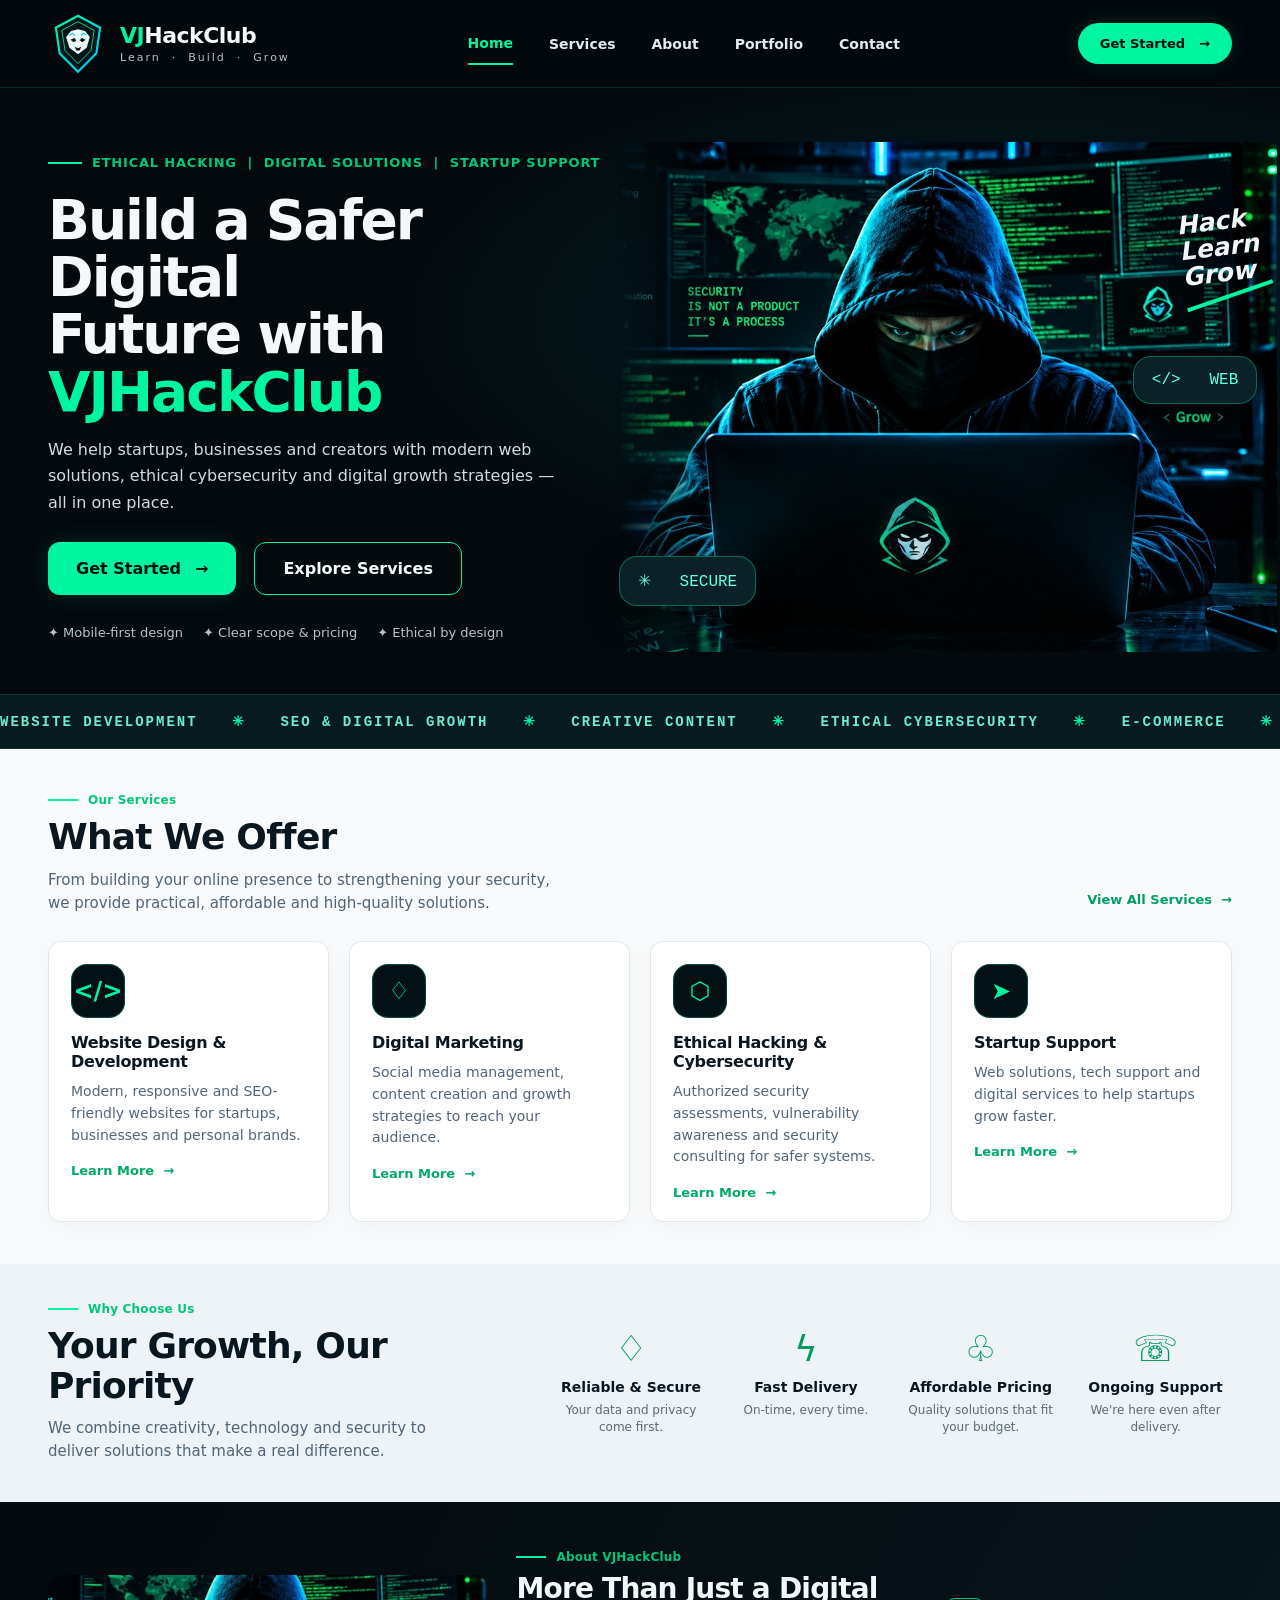
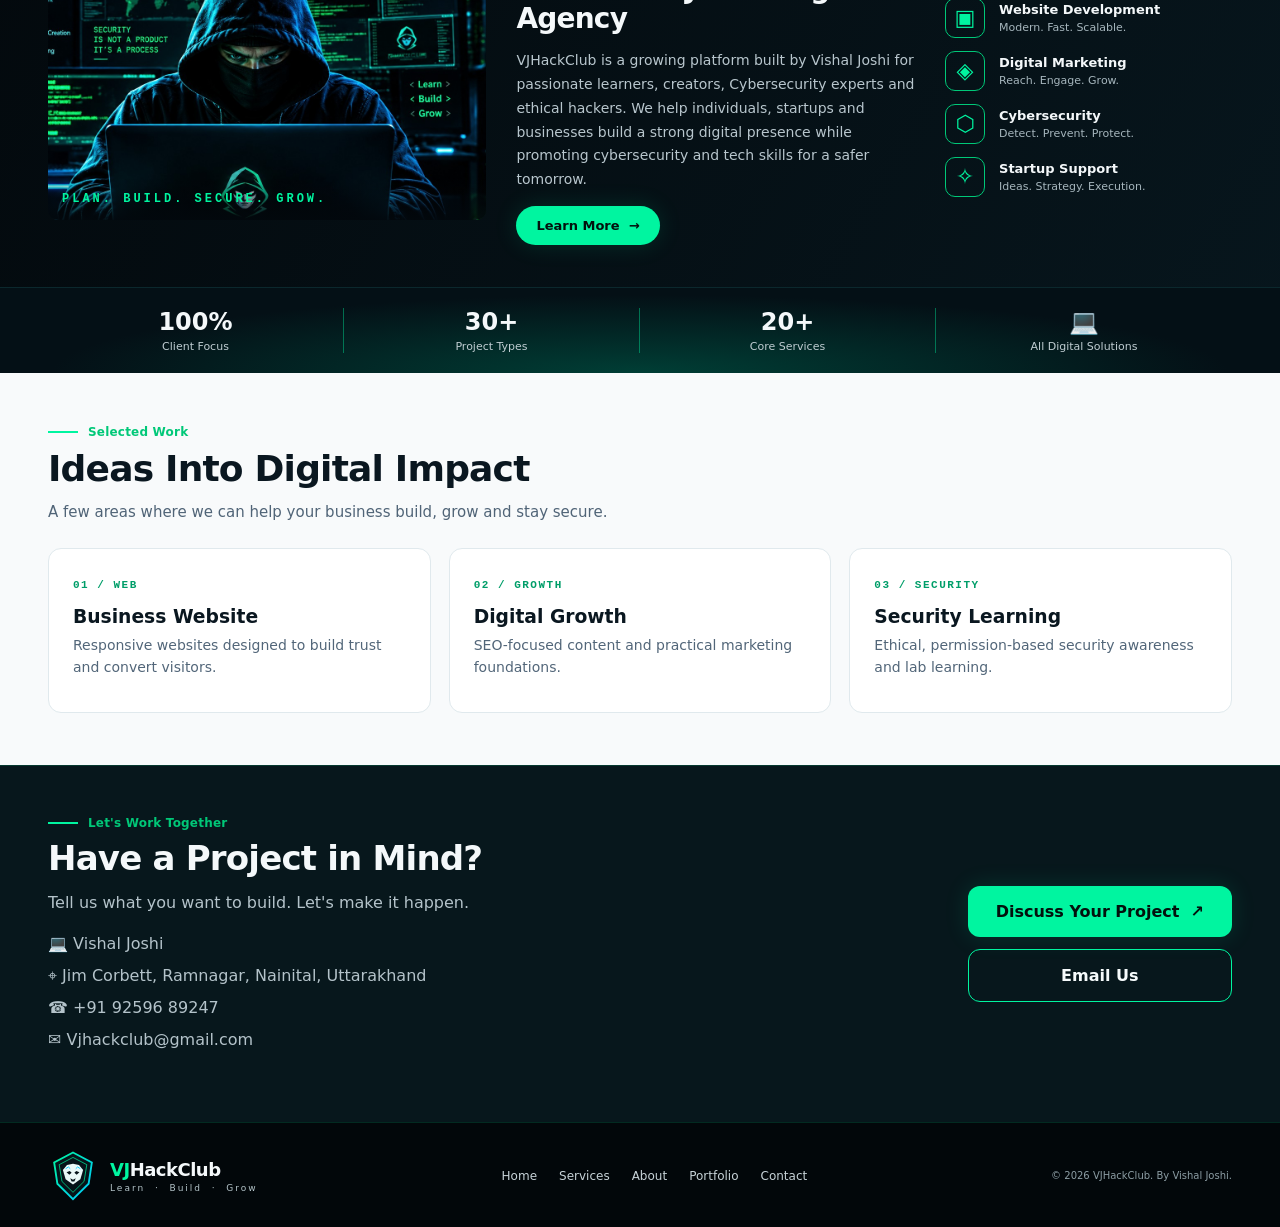
<file: index.html>
<!doctype html>
<html lang="en">
<head>
  <meta charset="utf-8"><meta name="viewport" content="width=device-width,initial-scale=1">
  <meta name="theme-color" content="#03090d"><meta name="description" content="VJHackClub builds modern websites, e-commerce experiences, digital growth strategies and ethical cybersecurity skills.">
  <title>VJHackClub | Build a Safer Digital Future</title>
  <link rel="icon" href="assets/favicon.svg" type="image/svg+xml"><link rel="stylesheet" href="style.css">
</head>
<body>
<header class="site-header"><div class="nav-wrap">
  <a class="brand" href="#home" aria-label="VJHackClub home"><img src="assets/logo.svg" alt="VJHackClub masked hacker logo"><span class="brand-copy"><strong><span>VJ</span>HackClub</strong><small>Learn&nbsp; · &nbsp;Build&nbsp; · &nbsp;Grow</small></span></a>
  <button class="menu-toggle" aria-label="Open navigation" aria-expanded="false">☰</button>
  <nav class="nav-links"><a class="active" href="#home">Home</a><a href="#services">Services</a><a href="#about">About</a><a href="#portfolio">Portfolio</a><a href="#contact">Contact</a></nav>
  <a class="button button-small nav-cta" href="#contact">Get Started <span>→</span></a>
</div></header>
<main>
<section class="hero" id="home"><div class="hero-backdrop"></div><div class="hero-inner">
  <div class="hero-copy"><p class="eyebrow"><span></span> ETHICAL HACKING&nbsp; | &nbsp;DIGITAL SOLUTIONS&nbsp; | &nbsp;STARTUP SUPPORT</p>
  <h1>Build a Safer Digital<br>Future with<br><em>VJHackClub</em></h1>
  <p class="hero-description">We help startups, businesses and creators with modern web solutions, ethical cybersecurity and digital growth strategies — all in one place.</p>
  <div class="hero-actions"><a class="button" href="#contact">Get Started <span>→</span></a><a class="button button-outline" href="#services">Explore Services</a></div>
  <div class="hero-proof"><span>✦ Mobile-first design</span><span>✦ Clear scope & pricing</span><span>✦ Ethical by design</span></div></div>
  <div class="hero-art"><img src="hero-hacker.jpg" alt="Hooded masked hacker working on a laptop"><div class="art-glow"></div><div class="floating-tag tag-web">&lt;/&gt; &nbsp; WEB</div><div class="floating-tag tag-sec">✳ &nbsp; SECURE</div><div class="hero-stamp">Hack<br>Learn<br>Grow<span></span></div></div>
</div><div class="ticker"><div>WEBSITE DEVELOPMENT <b>✳</b> SEO &amp; DIGITAL GROWTH <b>✳</b> CREATIVE CONTENT <b>✳</b> ETHICAL CYBERSECURITY <b>✳</b> E-COMMERCE <b>✳</b></div></div></section>
<section class="services section-light" id="services"><div class="section-wrap"><div class="section-heading"><div><p class="section-kicker"><span></span> Our Services</p><h2>What We Offer</h2><p class="section-intro">From building your online presence to strengthening your security,<br class="desktop-only"> we provide practical, affordable and high-quality solutions.</p></div><a class="text-link" href="#contact">View All Services&nbsp; →</a></div>
<div class="service-grid">
<article class="service-card"><div class="service-icon">&lt;/&gt;</div><h3>Website Design &amp; Development</h3><p>Modern, responsive and SEO-friendly websites for startups, businesses and personal brands.</p><a href="#contact">Learn More&nbsp; →</a></article>
<article class="service-card"><div class="service-icon">♢</div><h3>Digital Marketing</h3><p>Social media management, content creation and growth strategies to reach your audience.</p><a href="#contact">Learn More&nbsp; →</a></article>
<article class="service-card"><div class="service-icon">⬡</div><h3>Ethical Hacking &amp; Cybersecurity</h3><p>Authorized security assessments, vulnerability awareness and security consulting for safer systems.</p><a href="#contact">Learn More&nbsp; →</a></article>
<article class="service-card"><div class="service-icon">➤</div><h3>Startup Support</h3><p>Web solutions, tech support and digital services to help startups grow faster.</p><a href="#contact">Learn More&nbsp; →</a></article>
</div></div></section>
<section class="why section-pale"><div class="section-wrap why-layout"><div><p class="section-kicker"><span></span> Why Choose Us</p><h2>Your Growth, Our Priority</h2><p class="section-intro">We combine creativity, technology and security to deliver solutions that make a real difference.</p></div><div class="benefits"><article><span>♢</span><h3>Reliable &amp; Secure</h3><p>Your data and privacy come first.</p></article><article><span>ϟ</span><h3>Fast Delivery</h3><p>On-time, every time.</p></article><article><span>♧</span><h3>Affordable Pricing</h3><p>Quality solutions that fit your budget.</p></article><article><span>☏</span><h3>Ongoing Support</h3><p>We're here even after delivery.</p></article></div></div></section>
<section class="about" id="about"><div class="section-wrap about-layout"><div class="about-image"><img src="hero-hacker.jpg" alt="Cybersecurity workspace with glowing code"><div class="image-caption">PLAN. BUILD. SECURE. GROW.</div></div><div class="about-copy"><p class="section-kicker"><span></span> About VJHackClub</p><h2>More Than Just a Digital Agency</h2><p>VJHackClub is a growing platform built by Vishal Joshi for passionate learners, creators, Cybersecurity experts and ethical hackers. We help individuals, startups and businesses build a strong digital presence while promoting cybersecurity and tech skills for a safer tomorrow.</p><a class="button" href="#contact">Learn More&nbsp; →</a></div><div class="about-services"><p><b>▣</b><span><strong>Website Development</strong><small>Modern. Fast. Scalable.</small></span></p><p><b>◈</b><span><strong>Digital Marketing</strong><small>Reach. Engage. Grow.</small></span></p><p><b>⬡</b><span><strong>Cybersecurity</strong><small>Detect. Prevent. Protect.</small></span></p><p><b>✧</b><span><strong>Startup Support</strong><small>Ideas. Strategy. Execution.</small></span></p></div></div><div class="stats"><div><strong>100%</strong><span>Client Focus</span></div><div><strong>30+</strong><span>Project Types</span></div><div><strong>20+</strong><span>Core Services</span></div><div><strong>💻</strong><span>All Digital Solutions</span></div></div></section>
<section class="portfolio section-light" id="portfolio"><div class="section-wrap"><p class="section-kicker"><span></span> Selected Work</p><h2>Ideas Into Digital Impact</h2><p class="section-intro">A few areas where we can help your business build, grow and stay secure.</p><div class="portfolio-grid"><article><span>01 / WEB</span><h3>Business Website</h3><p>Responsive websites designed to build trust and convert visitors.</p></article><article><span>02 / GROWTH</span><h3>Digital Growth</h3><p>SEO-focused content and practical marketing foundations.</p></article><article><span>03 / SECURITY</span><h3>Security Learning</h3><p>Ethical, permission-based security awareness and lab learning.</p></article></div></div></section>
<section class="contact" id="contact"><div class="section-wrap contact-layout"><div><p class="section-kicker"><span></span> Let's Work Together</p><h2>Have a Project in Mind?</h2><p>Tell us what you want to build. Let's make it happen.</p><p class="contact-meta">💻 Vishal Joshi<br>⌖ Jim Corbett, Ramnagar, Nainital, Uttarakhand<br>☎ +91 92596 89247<br>✉ Vjhackclub@gmail.com</p></div><div class="contact-actions"><a class="button" href="https://wa.me/919259689247?text=Hello%20VJHackClub%2C%20I%20want%20to%20discuss%20a%20project.">Discuss Your Project&nbsp; ↗</a><a class="button button-outline" href="mailto:Vjhackclub@gmail.com">Email Us</a></div></div></section>
</main>
<footer class="footer"><div class="section-wrap footer-inner"><a class="brand footer-brand" href="#home"><img src="assets/logo.svg" alt="VJHackClub logo"><span class="brand-copy"><strong><span>VJ</span>HackClub</strong><small>Learn&nbsp; · &nbsp;Build&nbsp; · &nbsp;Grow</small></span></a><nav><a href="#home">Home</a><a href="#services">Services</a><a href="#about">About</a><a href="#portfolio">Portfolio</a><a href="#contact">Contact</a></nav><p>© <span id="year">2026</span> VJHackClub. By Vishal Joshi.</p></div></footer>
<script src="script.js"></script></body></html>
</file>
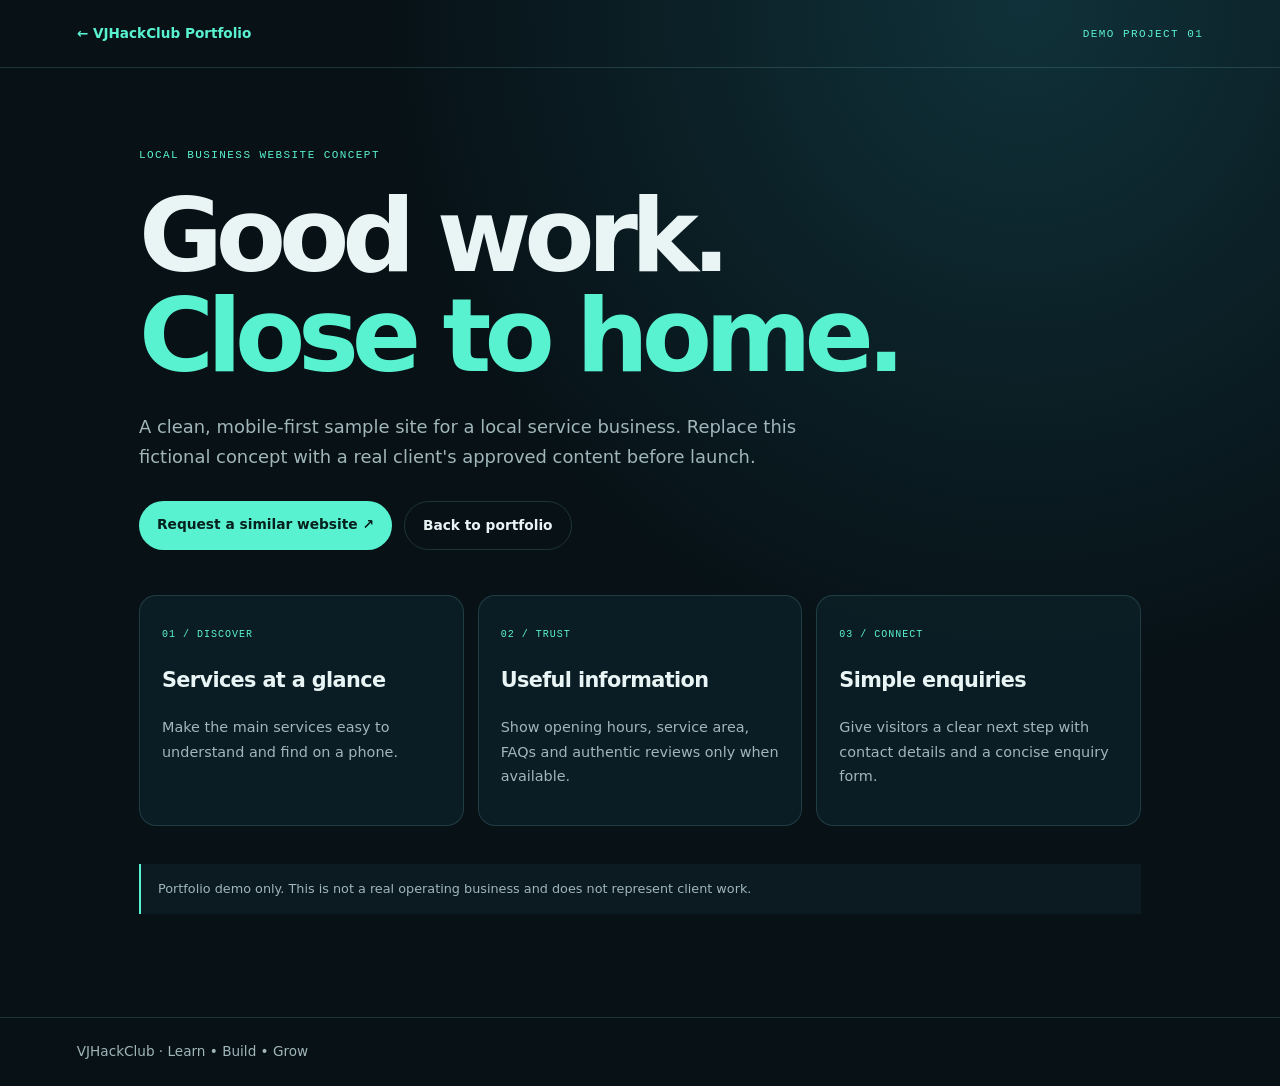
<file: business-website-demo.html>
<!doctype html><html lang="en-IN"><head><meta charset="utf-8"><meta name="viewport" content="width=device-width,initial-scale=1"><title>Local Business Website Demo | VJHackClub</title><meta name="description" content="A sample responsive local business website concept created by VJHackClub for portfolio demonstration."><meta name="robots" content="index,follow"><link rel="canonical" href="https://vishaljoshi230399.github.io/vjhackclub/projects/business-website-demo.html"><link rel="stylesheet" href="demo.css"></head><body><header><a href="../index.html">← VJHackClub Portfolio</a><span>DEMO PROJECT 01</span></header><main><p class="tag">LOCAL BUSINESS WEBSITE CONCEPT</p><h1>Good work.<br><em>Close to home.</em></h1><p class="lead">A clean, mobile-first sample site for a local service business. Replace this fictional concept with a real client's approved content before launch.</p><div class="actions"><a href="../index.html#contact">Request a similar website ↗</a><a class="secondary" href="../index.html#portfolio">Back to portfolio</a></div><section class="demo-cards"><article><b>01 / DISCOVER</b><h2>Services at a glance</h2><p>Make the main services easy to understand and find on a phone.</p></article><article><b>02 / TRUST</b><h2>Useful information</h2><p>Show opening hours, service area, FAQs and authentic reviews only when available.</p></article><article><b>03 / CONNECT</b><h2>Simple enquiries</h2><p>Give visitors a clear next step with contact details and a concise enquiry form.</p></article></section><p class="disclaimer">Portfolio demo only. This is not a real operating business and does not represent client work.</p></main><footer>VJHackClub · Learn • Build • Grow</footer></body></html>
</file>
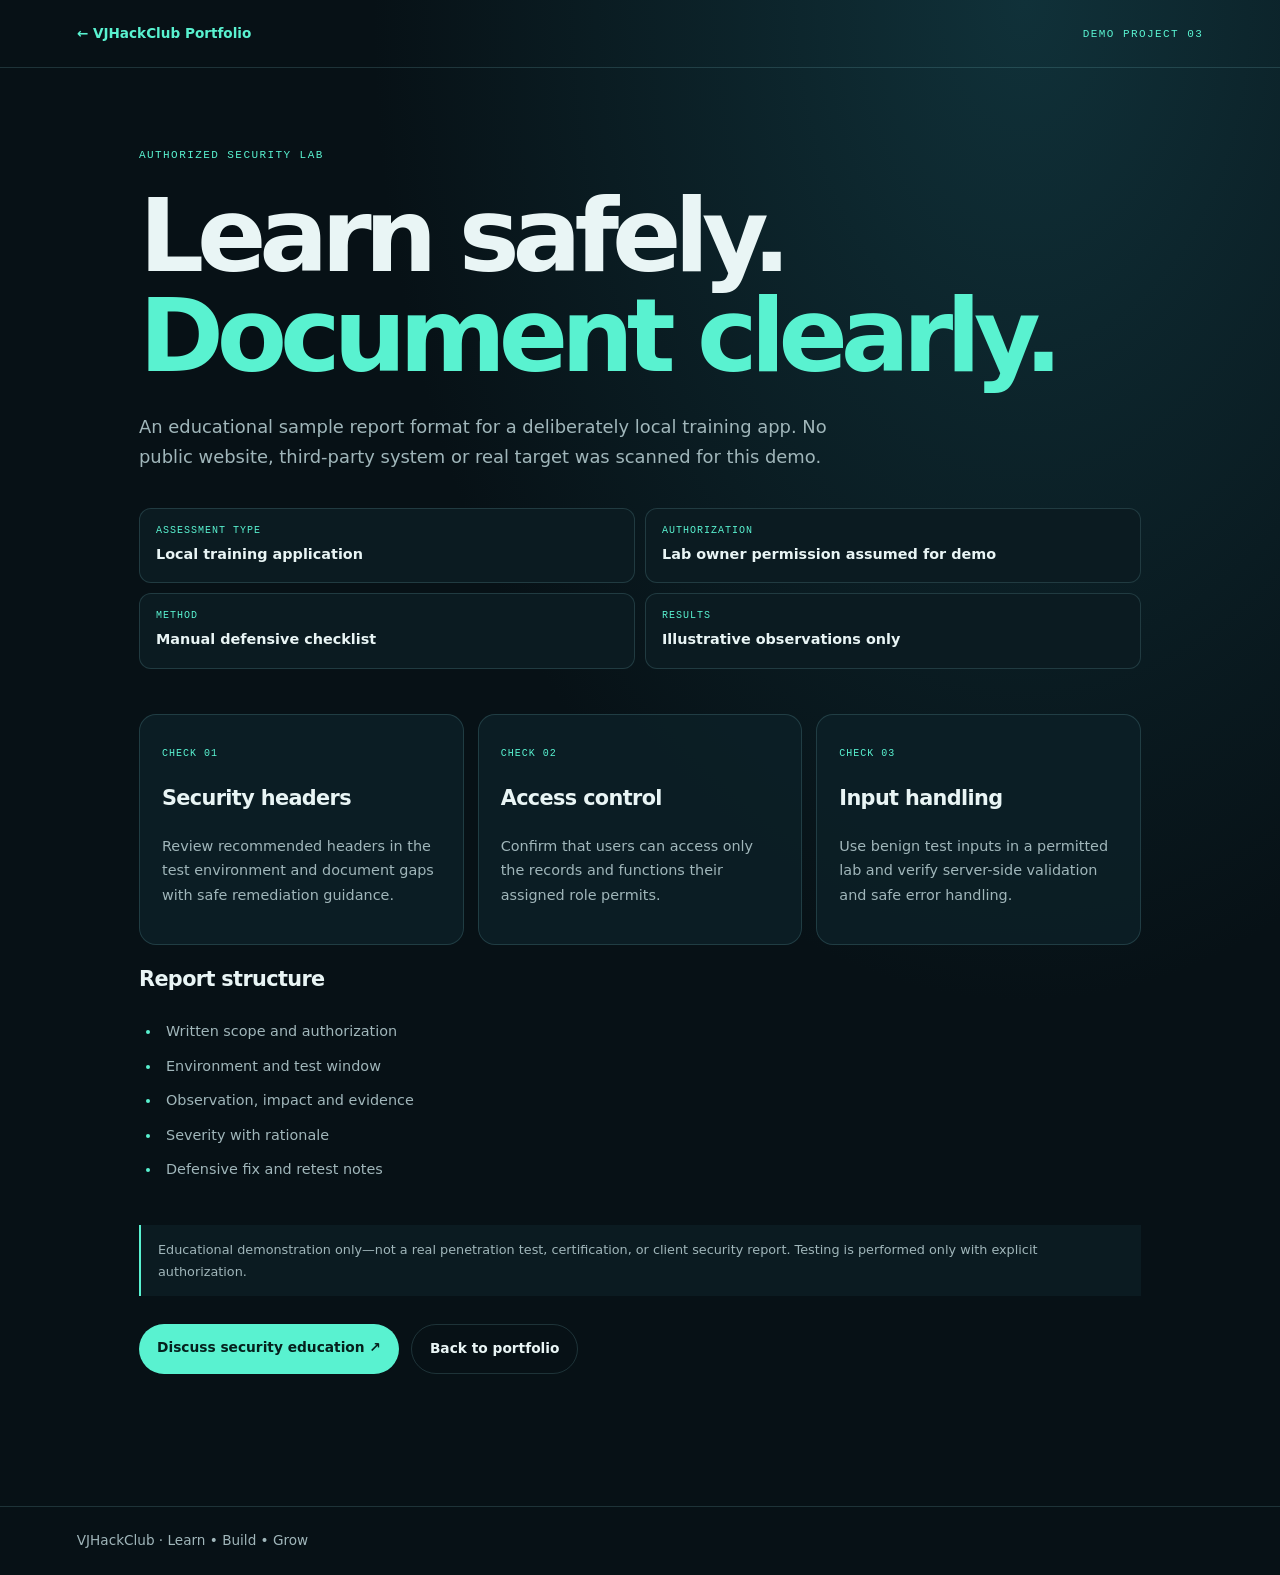
<file: security-lab-demo.html>
<!doctype html><html lang="en-IN"><head><meta charset="utf-8"><meta name="viewport" content="width=device-width,initial-scale=1"><title>Authorized Security Lab Demo | VJHackClub</title><meta name="description" content="Educational sample security assessment report showing scope, safe observations and defensive recommendations."><meta name="robots" content="index,follow"><link rel="canonical" href="https://vishaljoshi230399.github.io/vjhackclub/projects/security-lab-demo.html"><link rel="stylesheet" href="demo.css"></head><body><header><a href="../index.html">← VJHackClub Portfolio</a><span>DEMO PROJECT 03</span></header><main><p class="tag">AUTHORIZED SECURITY LAB</p><h1>Learn safely.<br><em>Document clearly.</em></h1><p class="lead">An educational sample report format for a deliberately local training app. No public website, third-party system or real target was scanned for this demo.</p><section class="report"><div><span>ASSESSMENT TYPE</span><b>Local training application</b></div><div><span>AUTHORIZATION</span><b>Lab owner permission assumed for demo</b></div><div><span>METHOD</span><b>Manual defensive checklist</b></div><div><span>RESULTS</span><b>Illustrative observations only</b></div></section><section class="demo-cards"><article><b>CHECK 01</b><h2>Security headers</h2><p>Review recommended headers in the test environment and document gaps with safe remediation guidance.</p></article><article><b>CHECK 02</b><h2>Access control</h2><p>Confirm that users can access only the records and functions their assigned role permits.</p></article><article><b>CHECK 03</b><h2>Input handling</h2><p>Use benign test inputs in a permitted lab and verify server-side validation and safe error handling.</p></article></section><h2 class="subheading">Report structure</h2><ul class="checklist"><li>Written scope and authorization</li><li>Environment and test window</li><li>Observation, impact and evidence</li><li>Severity with rationale</li><li>Defensive fix and retest notes</li></ul><p class="disclaimer">Educational demonstration only—not a real penetration test, certification, or client security report. Testing is performed only with explicit authorization.</p><div class="actions"><a href="../index.html#contact">Discuss security education ↗</a><a class="secondary" href="../index.html#portfolio">Back to portfolio</a></div></main><footer>VJHackClub · Learn • Build • Grow</footer></body></html>
</file>
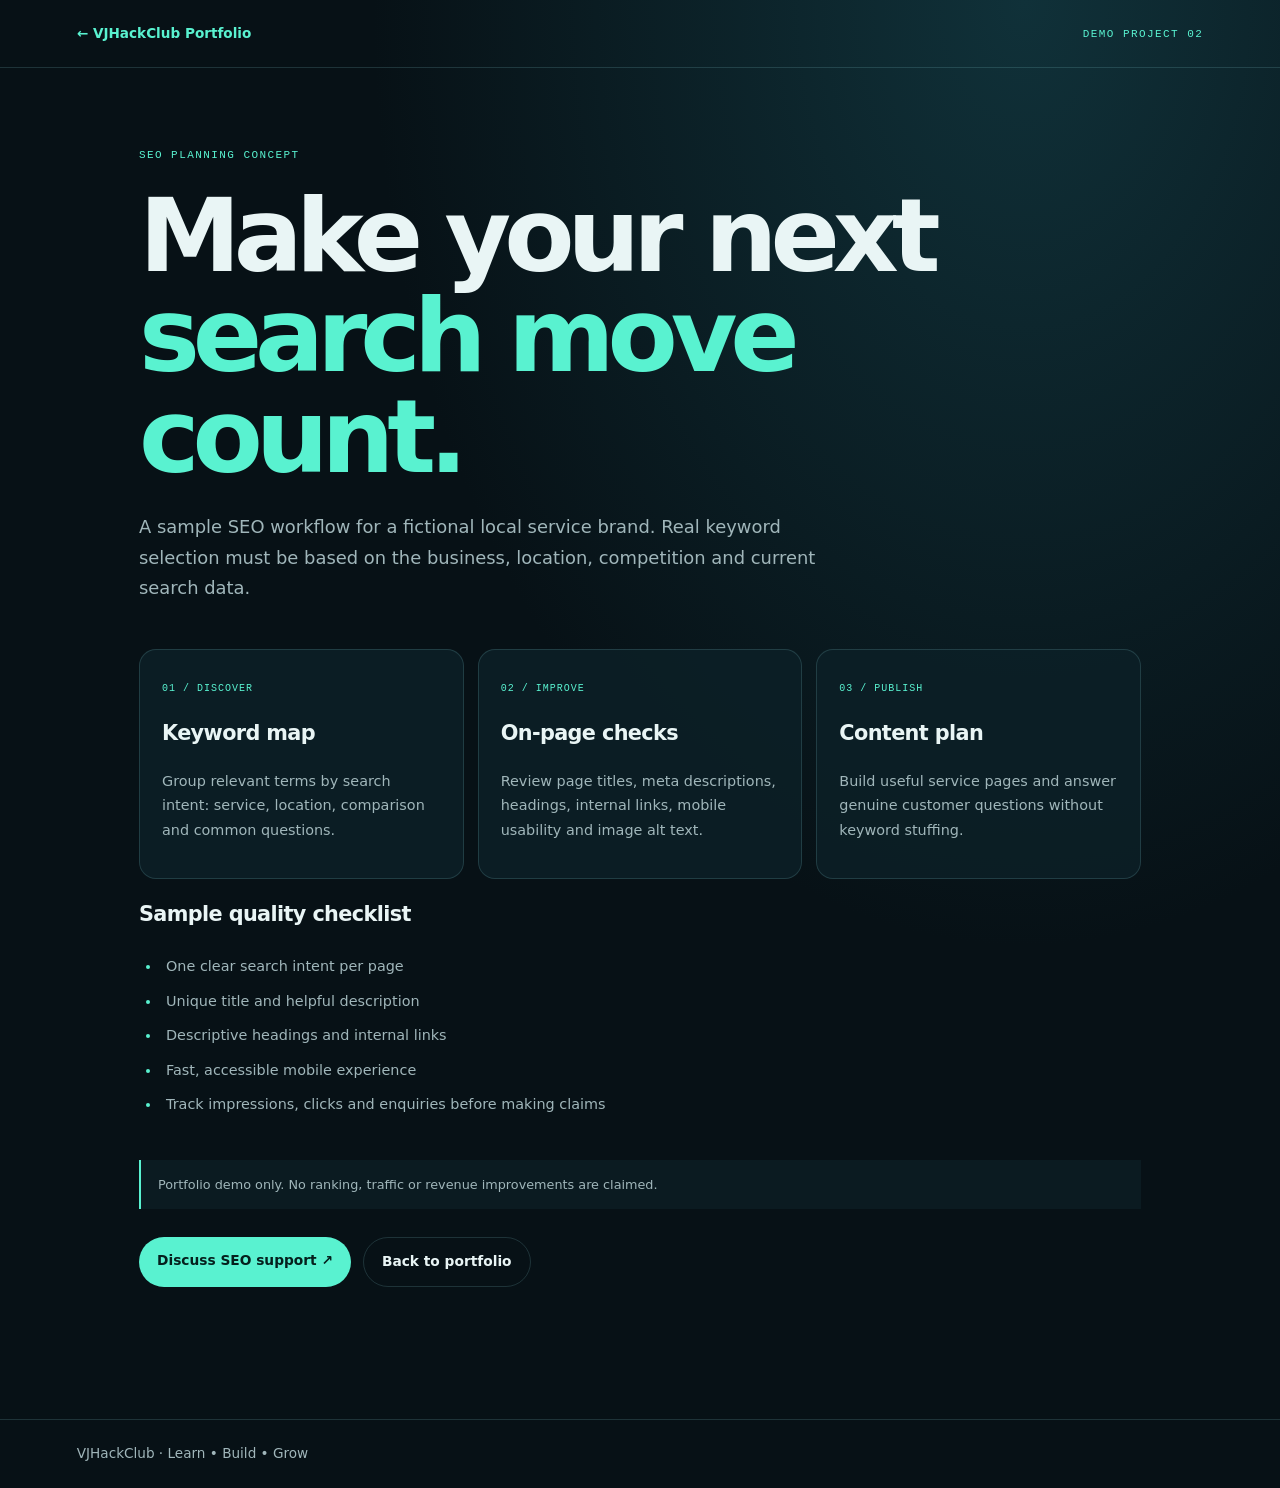
<file: seo-growth-demo.html>
<!doctype html><html lang="en-IN"><head><meta charset="utf-8"><meta name="viewport" content="width=device-width,initial-scale=1"><title>SEO Growth Plan Demo | VJHackClub</title><meta name="description" content="Sample SEO planning demonstration with keyword mapping, on-page checks and content ideas from VJHackClub."><meta name="robots" content="index,follow"><link rel="canonical" href="https://vishaljoshi230399.github.io/vjhackclub/projects/seo-growth-demo.html"><link rel="stylesheet" href="demo.css"></head><body><header><a href="../index.html">← VJHackClub Portfolio</a><span>DEMO PROJECT 02</span></header><main><p class="tag">SEO PLANNING CONCEPT</p><h1>Make your next<br><em>search move count.</em></h1><p class="lead">A sample SEO workflow for a fictional local service brand. Real keyword selection must be based on the business, location, competition and current search data.</p><section class="demo-cards"><article><b>01 / DISCOVER</b><h2>Keyword map</h2><p>Group relevant terms by search intent: service, location, comparison and common questions.</p></article><article><b>02 / IMPROVE</b><h2>On-page checks</h2><p>Review page titles, meta descriptions, headings, internal links, mobile usability and image alt text.</p></article><article><b>03 / PUBLISH</b><h2>Content plan</h2><p>Build useful service pages and answer genuine customer questions without keyword stuffing.</p></article></section><h2 class="subheading">Sample quality checklist</h2><ul class="checklist"><li>One clear search intent per page</li><li>Unique title and helpful description</li><li>Descriptive headings and internal links</li><li>Fast, accessible mobile experience</li><li>Track impressions, clicks and enquiries before making claims</li></ul><p class="disclaimer">Portfolio demo only. No ranking, traffic or revenue improvements are claimed.</p><div class="actions"><a href="../index.html#contact">Discuss SEO support ↗</a><a class="secondary" href="../index.html#portfolio">Back to portfolio</a></div></main><footer>VJHackClub · Learn • Build • Grow</footer></body></html>
</file>
<file: style.css>
:root{--bg:#03090d;--bg2:#061319;--green:#00f5a0;--green2:#00c878;--cyan:#00c8ff;--text:#f4f8fa;--muted:#a9bac2;--ink:#07121a;--light:#fff;--line:rgba(0,245,160,.2);--max:1240px}*{box-sizing:border-box}html{scroll-behavior:smooth;scroll-padding-top:85px}body{margin:0;font-family:Inter,ui-sans-serif,system-ui,-apple-system,BlinkMacSystemFont,"Segoe UI",sans-serif;background:var(--bg);color:var(--text)}a{color:inherit;text-decoration:none}.site-header{height:88px;background:rgba(2,8,12,.97);border-bottom:1px solid rgba(0,245,160,.16);position:sticky;top:0;z-index:20;backdrop-filter:blur(14px)}.nav-wrap{max-width:var(--max);height:100%;padding:0 28px;margin:auto;display:flex;align-items:center;justify-content:space-between;gap:28px}.brand{display:flex;align-items:center;gap:12px;min-width:240px}.brand img{width:60px;height:60px;object-fit:contain;display:block}.brand-copy{display:flex;flex-direction:column;gap:3px}.brand-copy strong{font-size:22px;letter-spacing:-.5px}.brand-copy strong span{color:var(--green)}.brand-copy small{font-size:11px;letter-spacing:2px;color:#b5c5ca}.nav-links{display:flex;align-items:center;gap:36px;font-size:14px;font-weight:650}.nav-links a{padding:12px 0;color:#e3ebef}.nav-links a:hover,.nav-links .active{color:var(--green)}.nav-links .active{border-bottom:2px solid var(--green)}.button{display:inline-flex;justify-content:center;align-items:center;gap:14px;padding:16px 28px;border-radius:12px;background:var(--green);color:#03110d;font-weight:800;box-shadow:0 0 24px rgba(0,245,160,.13);transition:transform .2s,box-shadow .2s}.button:hover{transform:translateY(-2px);box-shadow:0 0 30px rgba(0,245,160,.28)}.button-small{padding:13px 22px;border-radius:30px;font-size:13px}.button-outline{background:transparent;color:#f6fbfc;border:1px solid var(--green);box-shadow:none}.menu-toggle{display:none}.hero{position:relative;overflow:hidden;background:var(--bg)}.hero:before{content:"";position:absolute;inset:0;background:radial-gradient(ellipse at 78% 35%,rgba(0,155,190,.16),transparent 45%),linear-gradient(90deg,#03090d 0%,rgba(3,9,13,.96) 30%,rgba(3,9,13,.22) 100%);z-index:1;pointer-events:none}.hero-inner{position:relative;z-index:2;max-width:var(--max);margin:auto;min-height:510px;padding:54px 28px 42px;display:grid;grid-template-columns: .95fr 1.05fr;align-items:center;gap:16px}.hero-copy{position:relative;z-index:3;padding:0 0 12px}.eyebrow,.section-kicker{color:var(--green2);font-size:13px;font-weight:800;letter-spacing:.8px;text-transform:uppercase;display:flex;align-items:center;gap:10px}.eyebrow span,.section-kicker span{display:inline-block;width:34px;height:2px;background:var(--green)}h1{font-size:clamp(40px,4.3vw,60px);line-height:1.04;letter-spacing:-2px;margin:22px 0 16px;font-weight:850}h1 em{font-style:normal;color:var(--green)}.hero-description{font-size:16px;line-height:1.65;color:#d0dce0;max-width:520px;margin:0}.hero-actions{display:flex;gap:18px;flex-wrap:wrap;margin-top:26px}.hero-proof{display:flex;flex-wrap:wrap;gap:16px 20px;color:#b4c5cc;font-size:13px;margin-top:30px}.hero-art{position:relative;align-self:stretch;min-height:420px;margin-right:-45px}.hero-art>img{position:absolute;inset:0;width:100%;height:100%;object-fit:cover;object-position:center 40%;border-radius:6px;mask-image:linear-gradient(90deg,transparent 0%,#000 15%,#000 100%)}.art-glow{position:absolute;inset:0;background:linear-gradient(0deg,rgba(3,9,13,.22),transparent 40%);pointer-events:none}.floating-tag{position:absolute;padding:14px 18px;border:1px solid rgba(0,245,160,.35);border-radius:18px;background:#092127;color:#66ffe0;font-family:ui-monospace,monospace;box-shadow:0 10px 35px #0008}.tag-web{right:3%;top:42%}.tag-sec{left:0;bottom:9%}.hero-stamp{position:absolute;right:1%;top:13%;font-size:25px;font-weight:800;font-style:italic;line-height:1.04;transform:rotate(-7deg);text-shadow:0 2px 18px #000}.hero-stamp span{display:block;width:90px;height:4px;background:var(--green);transform:rotate(-12deg);margin-top:8px}.ticker{position:relative;z-index:2;background:#071a20;border-top:1px solid rgba(0,245,160,.15);border-bottom:1px solid rgba(0,245,160,.12);overflow:hidden;white-space:nowrap;padding:18px 0;color:#6cebd2;font:600 14px ui-monospace,monospace;letter-spacing:2px}.ticker div{text-align:center}.ticker b{color:var(--green);padding:0 24px}.section-wrap{max-width:var(--max);margin:auto;padding-left:28px;padding-right:28px}.section-light{background:#f8fafb;color:#0a1720}.services{padding:44px 0 42px}.section-heading{display:flex;justify-content:space-between;align-items:end;gap:24px;margin-bottom:26px}.section-kicker{font-size:12px;margin:0 0 10px;letter-spacing:.2px;text-transform:none}.section-kicker span{width:30px}h2{font-size:clamp(28px,3vw,36px);line-height:1.1;letter-spacing:-.8px;margin:0 0 12px}.section-intro{color:#506477;line-height:1.55;margin:0;font-size:15px}.text-link{color:#009f65;font-size:13px;font-weight:800;white-space:nowrap;margin-bottom:8px}.service-grid{display:grid;grid-template-columns:repeat(4,1fr);gap:20px}.service-card{background:#fff;border:1px solid #dfe8ec;border-radius:13px;padding:22px 22px 20px;box-shadow:0 5px 22px rgba(7,25,36,.035);min-height:210px}.service-icon{width:54px;height:54px;border-radius:16px;background:#031117;color:var(--green);display:grid;place-items:center;font-size:24px;font-weight:800;box-shadow:inset 0 0 0 1px rgba(0,245,160,.25);margin-bottom:15px}.service-card h3{font-size:16px;margin:0 0 10px;letter-spacing:-.3px}.service-card p{font-size:14px;line-height:1.55;color:#526679;margin:0 0 14px}.service-card a{font-size:13px;font-weight:750;color:#00a968}.section-pale{background:#edf3f7;color:#081620}.why{padding:38px 0}.why-layout{display:grid;grid-template-columns:.8fr 1.2fr;gap:55px;align-items:center}.why .section-intro{max-width:380px}.benefits{display:grid;grid-template-columns:repeat(4,1fr);gap:22px;text-align:center}.benefits article>span{display:block;color:#009b5b;font-size:36px;line-height:1.1;margin-bottom:10px}.benefits h3{font-size:14px;margin:0 0 7px}.benefits p{font-size:12px;color:#5b6b76;line-height:1.45;margin:0}.about{background:linear-gradient(120deg,#03090d,#07161d);padding:48px 0 0}.about-layout{display:grid;grid-template-columns:1.1fr 1fr .72fr;gap:30px;align-items:center}.about-image{height:245px;position:relative;overflow:hidden;border-radius:10px}.about-image img{width:100%;height:100%;object-fit:cover;object-position:center 46%;filter:saturate(.95)}.image-caption{position:absolute;bottom:0;left:0;right:0;padding:14px;background:linear-gradient(transparent,#02080df0);color:var(--green);font:700 12px ui-monospace,monospace;letter-spacing:3px}.about-copy p:not(.section-kicker){color:#b8c6cd;font-size:14px;line-height:1.7}.about-copy h2{font-size:28px}.about-copy .button{padding:12px 20px;font-size:13px;border-radius:30px}.about-services p{display:flex;align-items:center;gap:14px;margin:13px 0}.about-services b{width:40px;height:40px;border:1px solid var(--green2);border-radius:10px;display:grid;place-items:center;color:var(--green);font-size:22px;flex-shrink:0}.about-services span{display:flex;flex-direction:column;gap:4px}.about-services strong{font-size:13px}.about-services small{font-size:11px;color:#a6b6bd}.stats{margin-top:42px;padding:20px max(28px,calc((100vw - var(--max))/2 + 28px));display:grid;grid-template-columns:repeat(4,1fr);background:radial-gradient(ellipse at 50% 100%,#003e35,#041016 65%);border-top:1px solid #0b282d;text-align:center}.stats div{display:flex;flex-direction:column;gap:4px;border-right:1px solid rgba(0,245,160,.4)}.stats div:last-child{border:0}.stats strong{font-size:24px}.stats span{font-size:11px;color:#c0cdd2}.portfolio{padding:52px 0}.portfolio-grid{display:grid;grid-template-columns:repeat(3,1fr);gap:18px;margin-top:24px}.portfolio-grid article{border:1px solid #e0e9ed;background:white;border-radius:13px;padding:24px;min-height:165px}.portfolio-grid article span{font:700 11px ui-monospace,monospace;color:#009e69;letter-spacing:1.5px}.portfolio-grid h3{margin:14px 0 8px}.portfolio-grid p{color:#526679;font-size:14px;line-height:1.55;margin:0}.contact{padding:50px 0;background:#07171c;border-top:1px solid rgba(0,245,160,.15)}.contact-layout{display:flex;justify-content:space-between;align-items:center;gap:30px}.contact h2{font-size:34px}.contact-layout>div>p:not(.section-kicker){color:#b4c3ca}.contact-meta{line-height:2}.contact-actions{display:flex;flex-direction:column;gap:12px;min-width:240px}.footer{background:#02070a;border-top:1px solid rgba(0,245,160,.15)}.footer-inner{min-height:105px;display:flex;align-items:center;justify-content:space-between;gap:22px}.footer-brand{min-width:auto}.footer-brand img{width:50px;height:50px}.footer-brand .brand-copy strong{font-size:18px}.footer-brand .brand-copy small{font-size:9px}.footer nav{display:flex;gap:22px;font-size:12px;color:#c7d3d8}.footer nav a:hover{color:var(--green)}.footer p{font-size:10px;color:#8c9da4;text-align:right}.desktop-only{display:block}
@media(max-width:900px){.nav-wrap{padding:0 20px;gap:14px}.brand{min-width:0}.brand img{width:52px;height:52px}.brand-copy strong{font-size:19px}.nav-links{gap:18px;font-size:13px}.nav-cta{padding:12px 16px}.hero-inner{grid-template-columns:1fr 1fr;padding:40px 22px 34px;min-height:460px}.hero-art{margin-right:-22px;min-height:390px}.hero-proof{font-size:11px;gap:12px}.service-grid{grid-template-columns:repeat(2,1fr)}.why-layout{grid-template-columns:1fr;gap:25px}.about-layout{grid-template-columns:1fr 1fr}.about-services{grid-column:1/-1;display:grid;grid-template-columns:repeat(2,1fr);gap:8px}.footer-inner{flex-wrap:wrap;padding-top:18px;padding-bottom:18px}.footer p{margin-left:auto}}
@media(max-width:620px){html{scroll-padding-top:75px}.site-header{height:82px}.nav-wrap{padding:0 14px}.brand{gap:7px}.brand img{width:48px;height:48px}.brand-copy strong{font-size:17px}.brand-copy small{font-size:9px;letter-spacing:1.5px}.menu-toggle{display:block;margin-left:auto;background:#07161b;border:1px solid #1c393d;color:#eaf6f7;border-radius:13px;width:50px;height:48px;font-size:25px}.nav-cta{display:none}.nav-links{display:none;position:absolute;top:81px;left:0;right:0;padding:18px 22px 22px;background:#03090d;border-bottom:1px solid var(--line);flex-direction:column;align-items:stretch;gap:5px}.nav-links.open{display:flex}.nav-links a{padding:12px;border-bottom:1px solid rgba(255,255,255,.06)}.nav-links .active{border-bottom:1px solid var(--green)}.hero:before{background:linear-gradient(180deg,rgba(3,9,13,.94) 0%,rgba(3,9,13,.8) 48%,rgba(3,9,13,.35) 100%)}.hero-inner{display:flex;flex-direction:column;align-items:stretch;padding:42px 22px 24px;gap:16px}.hero-copy{padding:0}.eyebrow{font-size:10px;line-height:1.7;flex-wrap:wrap;letter-spacing:.45px}.eyebrow span{width:20px}h1{font-size:clamp(38px,10vw,52px);letter-spacing:-1.5px;line-height:1.06;margin:22px 0 15px}.hero-description{font-size:15px;line-height:1.65}.hero-actions{gap:10px;margin-top:22px}.hero-actions .button{padding:14px 17px;font-size:13px}.hero-proof{margin-top:22px;display:grid;grid-template-columns:1fr 1fr;font-size:11px;gap:10px}.hero-art{margin:0 -22px;min-height:300px;height:300px}.hero-art>img{mask-image:linear-gradient(180deg,#000 0%,#000 80%,transparent 100%);object-position:center 37%}.hero-stamp{font-size:20px;right:5%;top:8%}.floating-tag{font-size:12px;padding:10px 12px;border-radius:13px}.tag-web{right:5%;top:55%}.tag-sec{left:5%;bottom:8%}.ticker{font-size:11px;padding:14px 0;letter-spacing:1.5px}.ticker div{text-align:left;padding-left:18px}.ticker b{padding:0 12px}.section-wrap{padding-left:20px;padding-right:20px}.services{padding:35px 0}.section-heading{align-items:flex-start;margin-bottom:20px}.section-heading .text-link{display:none}.section-intro{font-size:13px}.desktop-only{display:none}h2{font-size:28px}.service-grid{grid-template-columns:1fr;gap:12px}.service-card{min-height:0;padding:18px;display:grid;grid-template-columns:50px 1fr;column-gap:13px;align-items:start}.service-icon{grid-row:1/4;width:48px;height:48px;margin:0;font-size:21px}.service-card h3{font-size:15px;margin:2px 0 7px}.service-card p{grid-column:2;margin-bottom:10px;font-size:13px}.service-card a{grid-column:2}.why{padding:34px 0}.why-layout{gap:22px}.benefits{grid-template-columns:repeat(2,1fr);gap:24px 14px}.benefits article>span{font-size:32px}.about{padding-top:34px}.about-layout{grid-template-columns:1fr;gap:22px}.about-image{height:210px}.about-copy h2{font-size:26px}.about-services{grid-column:auto;grid-template-columns:1fr 1fr;gap:4px}.about-services p{gap:9px}.about-services b{width:34px;height:34px;font-size:18px}.about-services strong{font-size:11px}.about-services small{font-size:10px}.stats{margin-top:28px;padding:18px 12px;grid-template-columns:repeat(2,1fr);gap:18px}.stats div:nth-child(2){border-right:0}.stats strong{font-size:21px}.portfolio{padding:38px 0}.portfolio-grid{grid-template-columns:1fr;gap:12px}.portfolio-grid article{min-height:0;padding:20px}.contact{padding:36px 0}.contact-layout{align-items:stretch;flex-direction:column;gap:18px}.contact h2{font-size:29px}.contact-actions{min-width:0}.footer-inner{flex-direction:column;align-items:flex-start;gap:18px}.footer nav{flex-wrap:wrap;gap:16px}.footer p{margin:0;text-align:left}.footer-brand img{width:45px;height:45px}}
</file>
<file: demo.css>
:root{--bg:#071116;--panel:#0c2027;--text:#e9f5f5;--muted:#a0b6ba;--aqua:#59f2d0;--line:rgba(132,206,209,.18)}*{box-sizing:border-box}body{margin:0;background:radial-gradient(ellipse at 80% 0%,#103139,transparent 45%),var(--bg);color:var(--text);font:16px/1.7 system-ui,-apple-system,Segoe UI,sans-serif}a{color:inherit;text-decoration:none}header,footer{display:flex;justify-content:space-between;gap:20px;align-items:center;padding:22px max(6vw,22px);border-bottom:1px solid var(--line);font-size:.85rem}header a{color:var(--aqua);font-weight:700}header span,.tag{font:11px monospace;letter-spacing:.13em;color:var(--aqua)}main{max-width:1050px;padding:70px 24px 90px;margin:auto}.tag{margin-bottom:25px}h1{font-size:clamp(3rem,8vw,6.5rem);line-height:.98;letter-spacing:-.07em;margin:0 0 25px}h1 em{font-style:normal;color:var(--aqua)}.lead{font-size:1.12rem;color:var(--muted);max-width:720px}.actions{display:flex;gap:12px;flex-wrap:wrap;margin:28px 0 42px}.actions a{padding:12px 18px;border-radius:99px;background:var(--aqua);color:#05201d;font-weight:800;font-size:.86rem}.actions .secondary{background:transparent;border:1px solid var(--line);color:var(--text)}.demo-cards{display:grid;grid-template-columns:repeat(3,1fr);gap:14px;margin-top:45px}.demo-cards article{padding:22px;border:1px solid var(--line);border-radius:17px;background:rgba(12,32,39,.85)}.demo-cards b{font:10px monospace;letter-spacing:.1em;color:var(--aqua)}.demo-cards h2,.subheading{font-size:1.3rem;letter-spacing:-.03em}.demo-cards p,.checklist{color:var(--muted);font-size:.9rem}.checklist{padding-left:22px}.checklist li{padding:5px}.checklist li::marker{color:var(--aqua)}.disclaimer{margin-top:38px;padding:14px 17px;border-left:2px solid var(--aqua);background:#0b1b21;color:var(--muted);font-size:.8rem}.report{display:grid;grid-template-columns:repeat(2,1fr);gap:10px;margin-top:35px}.report div{display:flex;flex-direction:column;gap:6px;padding:16px;border:1px solid var(--line);border-radius:12px;background:#0b1b21}.report span{font:10px monospace;letter-spacing:.1em;color:var(--aqua)}.report b{font-size:.9rem}footer{border-top:1px solid var(--line);border-bottom:0;color:var(--muted)}@media(max-width:650px){header{align-items:flex-start;flex-direction:column}main{padding-top:50px}.demo-cards,.report{grid-template-columns:1fr}.demo-cards{margin-top:30px}h1{font-size:clamp(3rem,15vw,5rem)}}
</file>
